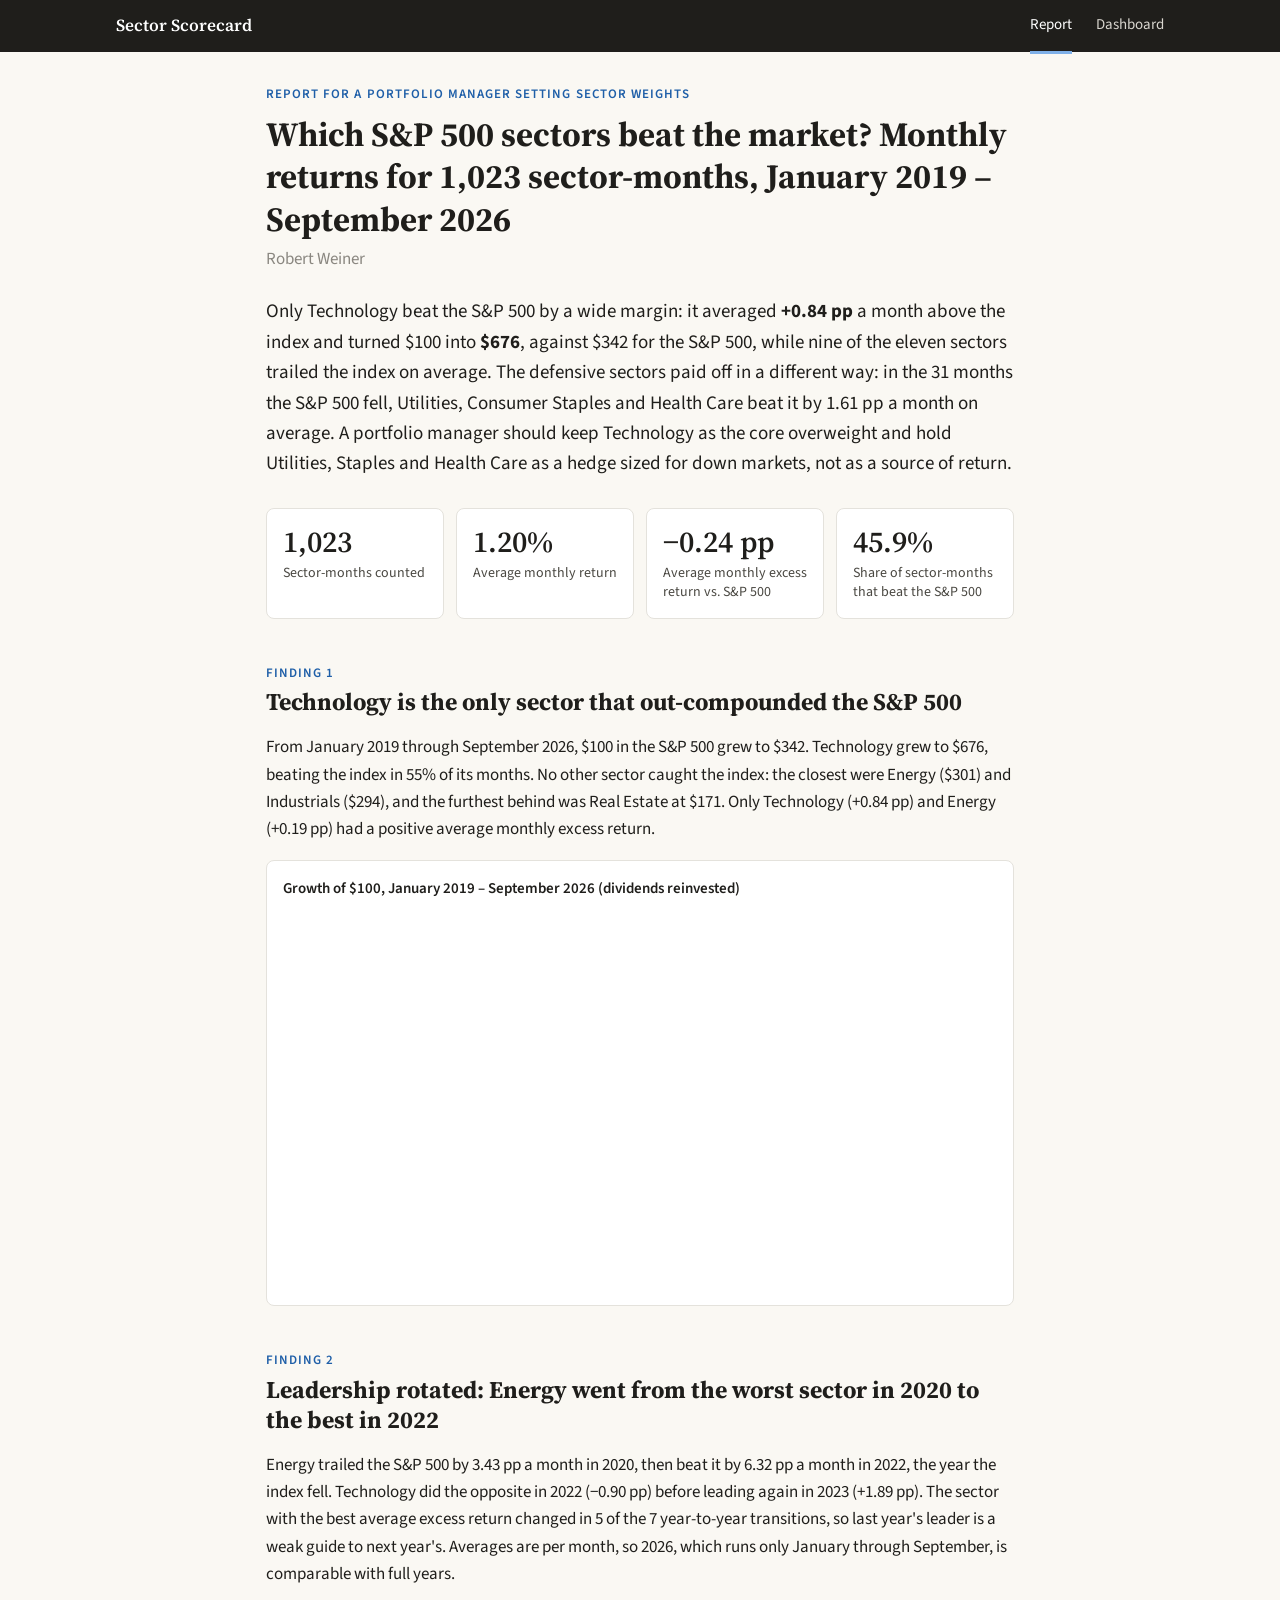
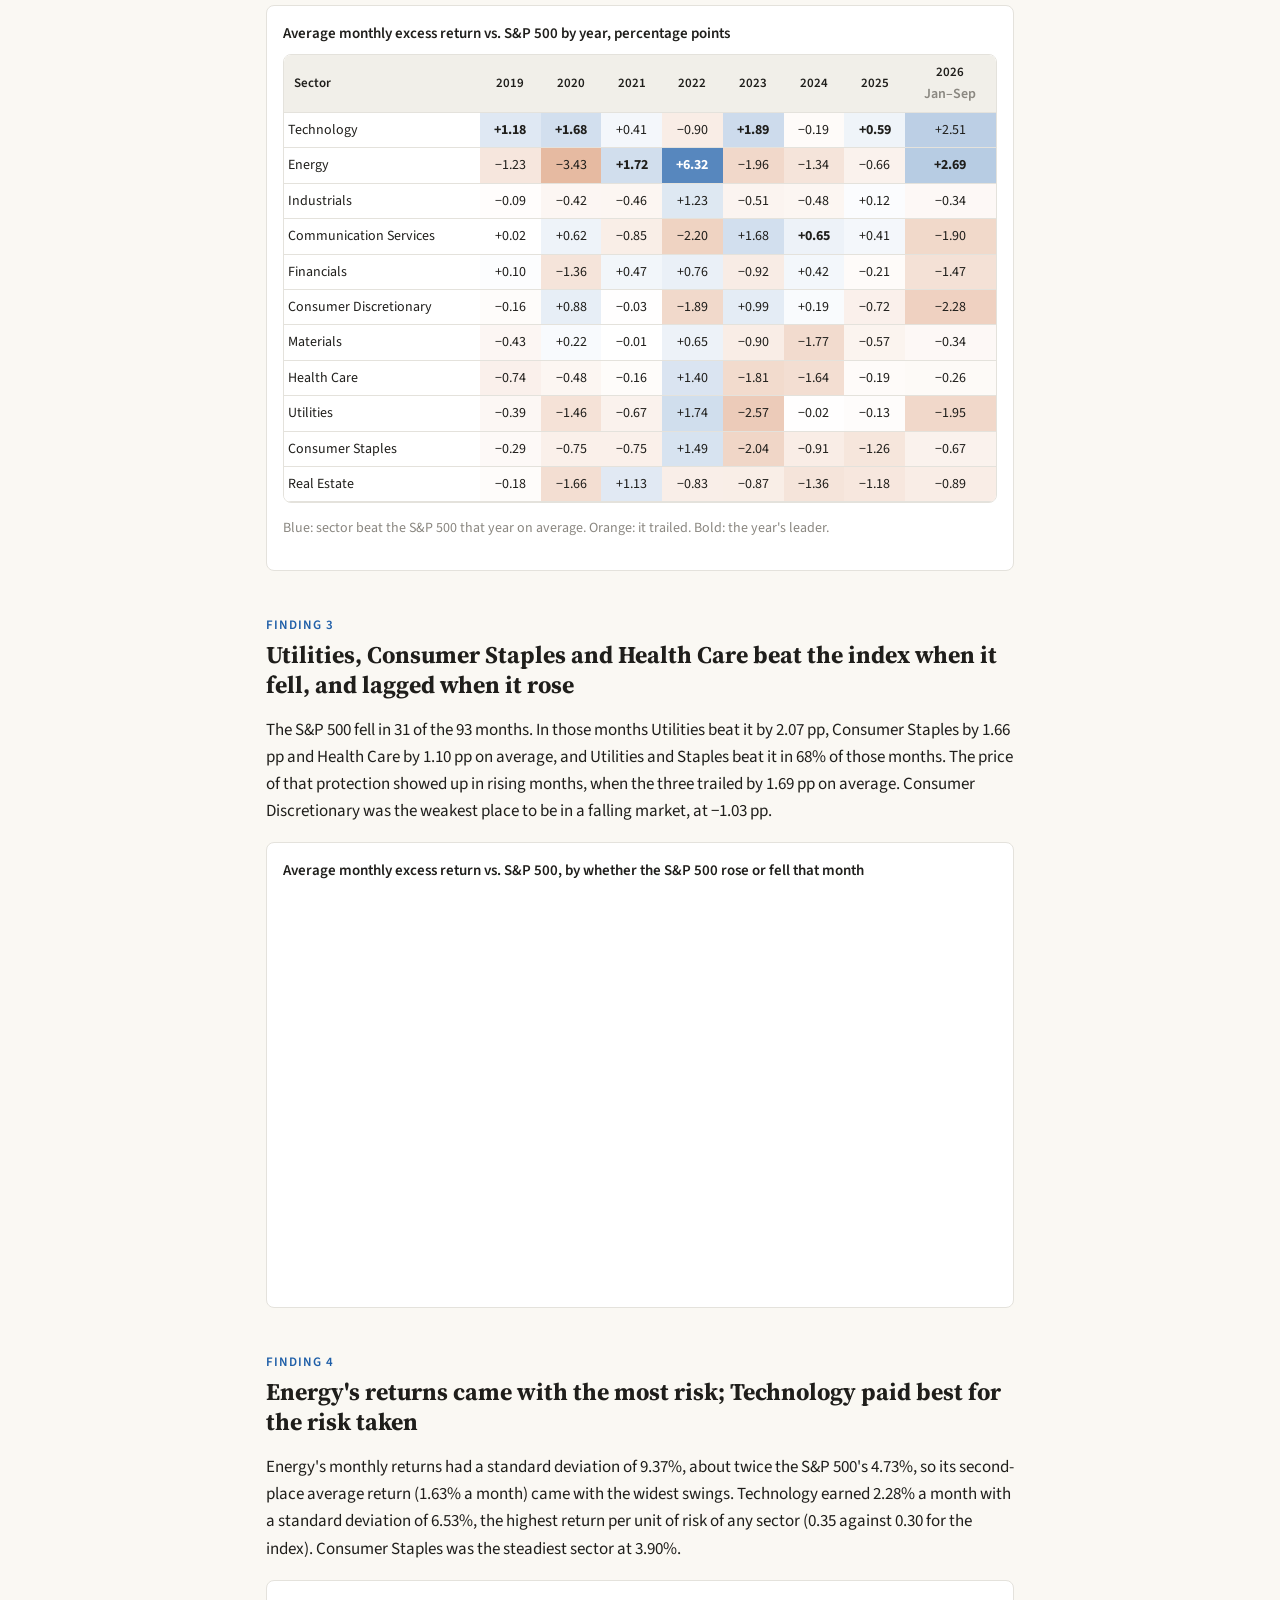
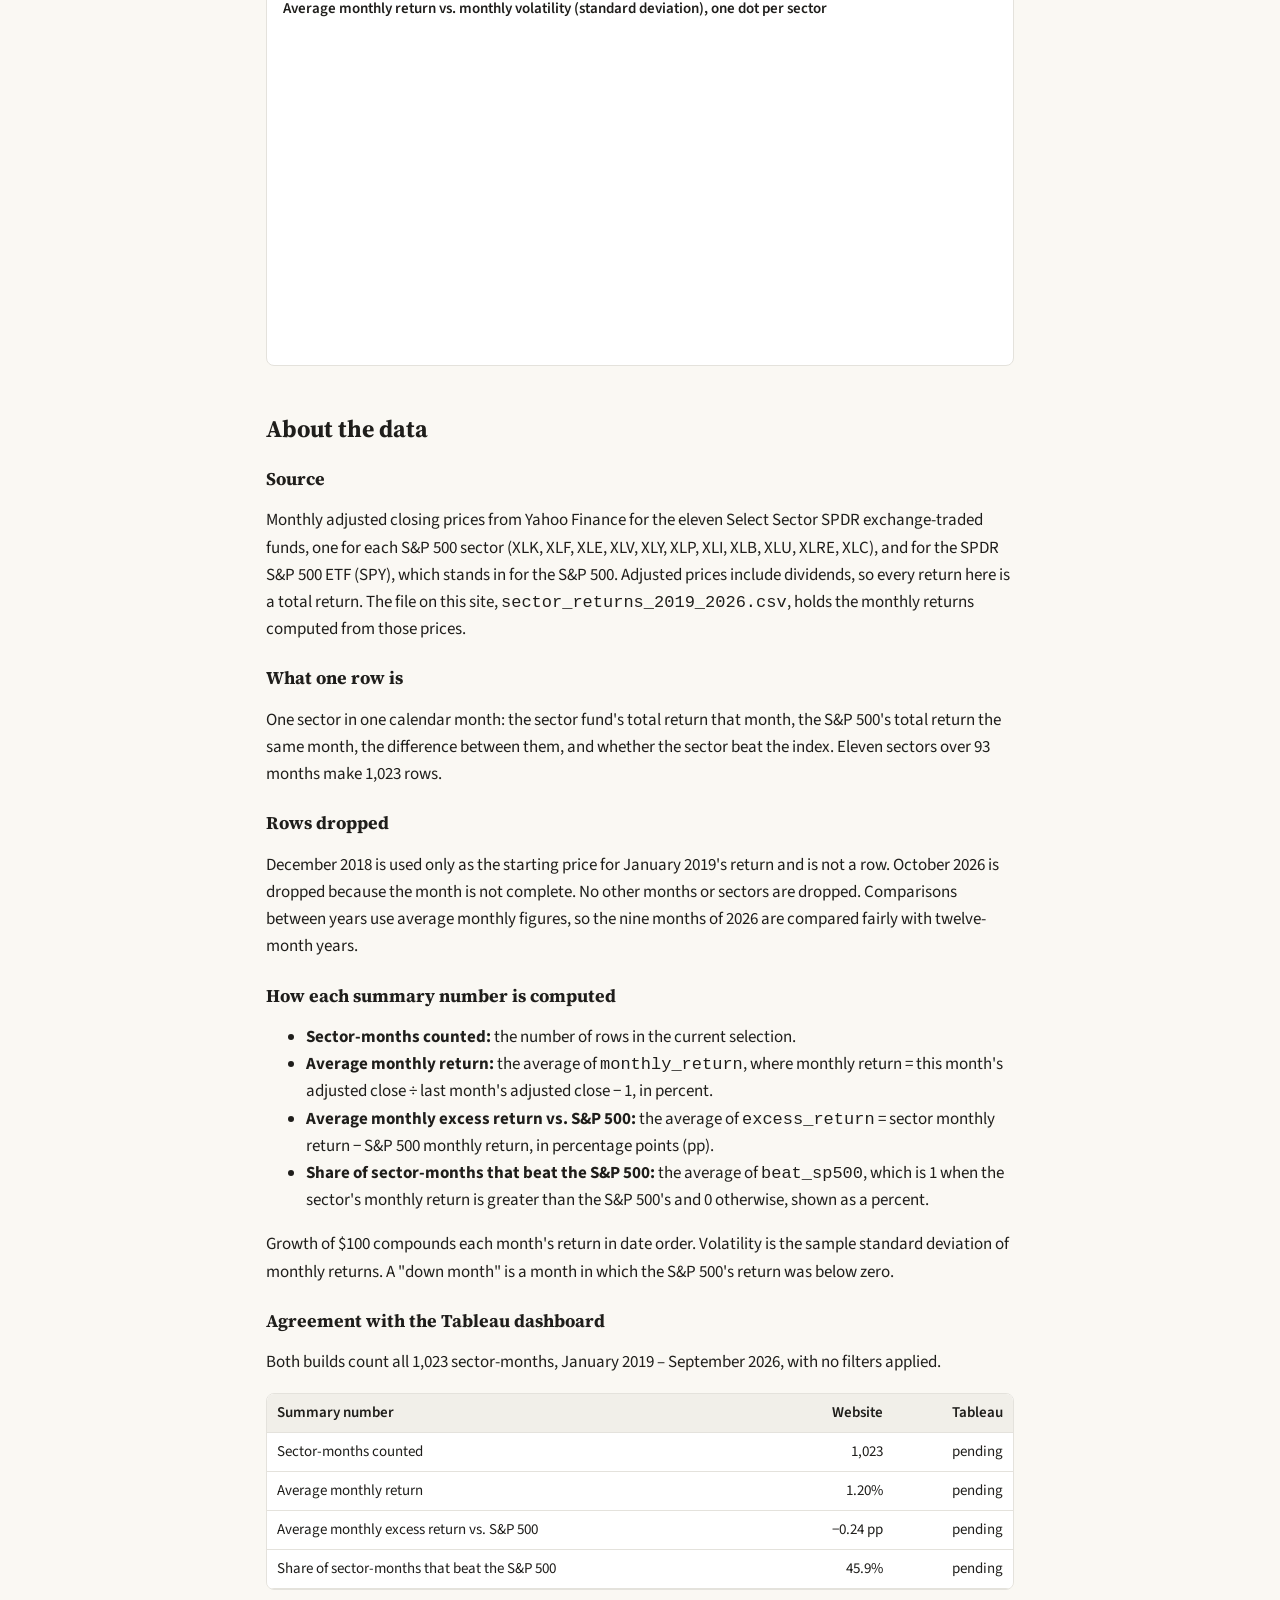
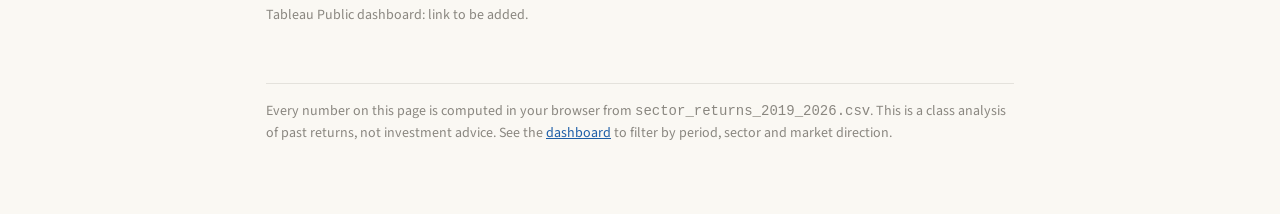
<file: index.html>
<!doctype html>
<html lang="en">
<head>
<meta charset="utf-8">
<meta name="viewport" content="width=device-width, initial-scale=1">
<title>Which Sectors Beat the Market? S&amp;P 500 Sectors 2019–2026</title>
<link rel="preconnect" href="https://fonts.googleapis.com">
<link rel="preconnect" href="https://fonts.gstatic.com" crossorigin>
<link href="https://fonts.googleapis.com/css2?family=Source+Sans+3:wght@400;600&family=Source+Serif+4:wght@600&display=swap" rel="stylesheet">
<link rel="stylesheet" href="style.css">
</head>
<body>
<nav><div class="inner">
  <span class="brand">Sector Scorecard</span>
  <a href="index.html" class="active">Report</a>
  <a href="dashboard.html">Dashboard</a>
</div></nav>

<main class="narrow">
  <p class="kicker">Report for a portfolio manager setting sector weights</p>
  <h1>Which S&amp;P 500 sectors beat the market? Monthly returns for 1,023 sector-months, January 2019 – September 2026</h1>
  <p class="byline">Robert Weiner</p>

  <p class="lede">
    Only Technology beat the S&amp;P 500 by a wide margin: it averaged <b data-v="techEx"></b> a month above the index and turned
    $100 into <b data-v="techGrowth"></b>, against <span data-v="spxGrowth"></span> for the S&amp;P 500, while nine of the eleven sectors
    trailed the index on average. The defensive sectors paid off in a different way: in the <span data-v="nDown"></span> months the
    S&amp;P 500 fell, Utilities, Consumer Staples and Health Care beat it by <span data-v="defDownEx"></span> a month on average.
    A portfolio manager should keep Technology as the core overweight and hold Utilities, Staples and Health Care as a hedge sized for
    down markets, not as a source of return.
  </p>

  <div class="kpis">
    <div class="kpi"><div class="value" data-v="sectorMonths"></div><div class="label">Sector-months counted</div></div>
    <div class="kpi"><div class="value" data-v="avgReturn"></div><div class="label">Average monthly return</div></div>
    <div class="kpi"><div class="value" data-v="avgExcess"></div><div class="label">Average monthly excess return vs. S&amp;P 500</div></div>
    <div class="kpi"><div class="value" data-v="beatShare"></div><div class="label">Share of sector-months that beat the S&amp;P 500</div></div>
  </div>

  <section class="finding">
    <p class="kicker">Finding 1</p>
    <h2>Technology is the only sector that out-compounded the S&amp;P 500</h2>
    <p>
      From January 2019 through September 2026, $100 in the S&amp;P 500 grew to <span data-v="spxGrowth"></span>. Technology grew to
      <span data-v="techGrowth"></span>, beating the index in <span data-v="techBeat"></span> of its months. No other sector caught the
      index: the closest were <span data-v="second"></span> and <span data-v="third"></span>, and the furthest behind was
      <span data-v="last"></span> at <span data-v="lastGrowth"></span>. Only Technology (<span data-v="techEx"></span>) and Energy
      (<span data-v="energyEx"></span>) had a positive average monthly excess return.
    </p>
    <div class="chart-box">
      <div class="chart-title">Growth of $100, January 2019 – September 2026 (dividends reinvested)</div>
      <div class="canvas-wrap" style="height:380px"><canvas id="c1"></canvas></div>
    </div>
  </section>

  <section class="finding">
    <p class="kicker">Finding 2</p>
    <h2>Leadership rotated: Energy went from the worst sector in 2020 to the best in 2022</h2>
    <p>
      Energy trailed the S&amp;P 500 by <span data-v="e2020"></span> a month in 2020, then beat it by <span data-v="e2022"></span>
      a month in 2022, the year the index fell. Technology did the opposite in 2022 (<span data-v="t2022"></span>) before leading again
      in 2023 (<span data-v="t2023"></span>). The sector with the best average excess return changed in <span data-v="leaderChanges"></span>
      of the <span data-v="nYearPairs"></span> year-to-year transitions, so last year's leader is a weak guide to next year's.
      Averages are per month, so 2026, which runs only January through September, is comparable with full years.
    </p>
    <div class="chart-box">
      <div class="chart-title">Average monthly excess return vs. S&amp;P 500 by year, percentage points</div>
      <div class="table-wrap"><table class="heat" id="heat"></table></div>
      <p class="note">Blue: sector beat the S&amp;P 500 that year on average. Orange: it trailed. Bold: the year's leader.</p>
    </div>
  </section>

  <section class="finding">
    <p class="kicker">Finding 3</p>
    <h2>Utilities, Consumer Staples and Health Care beat the index when it fell, and lagged when it rose</h2>
    <p>
      The S&amp;P 500 fell in <span data-v="nDown"></span> of the <span data-v="nMonths"></span> months. In those months Utilities beat
      it by <span data-v="uDown"></span>, Consumer Staples by <span data-v="sDown"></span> and Health Care by <span data-v="hDown"></span>
      on average, and Utilities and Staples beat it in <span data-v="usDownBeat"></span> of those months. The price of that protection
      showed up in rising months, when the three trailed by <span data-v="defUpEx"></span> on average. Consumer Discretionary was the
      weakest place to be in a falling market, at <span data-v="cdDown"></span>.
    </p>
    <div class="chart-box">
      <div class="chart-title">Average monthly excess return vs. S&amp;P 500, by whether the S&amp;P 500 rose or fell that month</div>
      <div class="canvas-wrap" style="height:400px"><canvas id="c3"></canvas></div>
    </div>
  </section>

  <section class="finding">
    <p class="kicker">Finding 4</p>
    <h2>Energy's returns came with the most risk; Technology paid best for the risk taken</h2>
    <p>
      Energy's monthly returns had a standard deviation of <span data-v="eSd"></span>, about twice the S&amp;P 500's
      <span data-v="spxSd"></span>, so its second-place average return (<span data-v="eAvg"></span> a month) came with the widest swings.
      Technology earned <span data-v="tAvg"></span> a month with a standard deviation of <span data-v="tSd"></span>, the highest return per
      unit of risk of any sector (<span data-v="tRatio"></span> against <span data-v="spxRatio"></span> for the index). Consumer Staples was
      the steadiest sector at <span data-v="sSd"></span>.
    </p>
    <div class="chart-box">
      <div class="chart-title">Average monthly return vs. monthly volatility (standard deviation), one dot per sector</div>
      <div class="canvas-wrap"><canvas id="c4"></canvas></div>
    </div>
  </section>

  <section>
    <h2>About the data</h2>
    <h3>Source</h3>
    <p>Monthly adjusted closing prices from Yahoo Finance for the eleven Select Sector SPDR exchange-traded funds, one for each S&amp;P 500
      sector (XLK, XLF, XLE, XLV, XLY, XLP, XLI, XLB, XLU, XLRE, XLC), and for the SPDR S&amp;P 500 ETF (SPY), which stands in for the
      S&amp;P 500. Adjusted prices include dividends, so every return here is a total return. The file on this site,
      <code>sector_returns_2019_2026.csv</code>, holds the monthly returns computed from those prices.</p>
    <h3>What one row is</h3>
    <p>One sector in one calendar month: the sector fund's total return that month, the S&amp;P 500's total return the same month, the
      difference between them, and whether the sector beat the index. Eleven sectors over 93 months make 1,023 rows.</p>
    <h3>Rows dropped</h3>
    <p>December 2018 is used only as the starting price for January 2019's return and is not a row. October 2026 is dropped because the
      month is not complete. No other months or sectors are dropped. Comparisons between years use average monthly figures, so the
      nine months of 2026 are compared fairly with twelve-month years.</p>
    <h3>How each summary number is computed</h3>
    <ul>
      <li><b>Sector-months counted:</b> the number of rows in the current selection.</li>
      <li><b>Average monthly return:</b> the average of <code>monthly_return</code>, where monthly return = this month's adjusted close
        ÷ last month's adjusted close − 1, in percent.</li>
      <li><b>Average monthly excess return vs. S&amp;P 500:</b> the average of <code>excess_return</code> = sector monthly return − S&amp;P 500
        monthly return, in percentage points (pp).</li>
      <li><b>Share of sector-months that beat the S&amp;P 500:</b> the average of <code>beat_sp500</code>, which is 1 when the sector's
        monthly return is greater than the S&amp;P 500's and 0 otherwise, shown as a percent.</li>
    </ul>
    <p>Growth of $100 compounds each month's return in date order. Volatility is the sample standard deviation of monthly returns.
      A "down month" is a month in which the S&amp;P 500's return was below zero.</p>

    <h3>Agreement with the Tableau dashboard</h3>
    <p>Both builds count all 1,023 sector-months, January 2019 – September 2026, with no filters applied.</p>
    <div class="table-wrap">
      <table>
        <thead><tr><th>Summary number</th><th>Website</th><th>Tableau</th></tr></thead>
        <tbody>
          <tr><td>Sector-months counted</td><td data-v="sectorMonthsFull"></td><td>pending</td></tr>
          <tr><td>Average monthly return</td><td data-v="avgReturn"></td><td>pending</td></tr>
          <tr><td>Average monthly excess return vs. S&amp;P 500</td><td data-v="avgExcess"></td><td>pending</td></tr>
          <tr><td>Share of sector-months that beat the S&amp;P 500</td><td data-v="beatShare"></td><td>pending</td></tr>
        </tbody>
      </table>
    </div>
    <p class="note">Tableau Public dashboard: link to be added.</p>
  </section>

  <footer>Every number on this page is computed in your browser from <code>sector_returns_2019_2026.csv</code>. This is a class
    analysis of past returns, not investment advice. See the <a href="dashboard.html">dashboard</a> to filter by period, sector and
    market direction.</footer>
</main>

<script src="chart.umd.js"></script>
<script src="common.js"></script>
<script>
(async () => {
  const rows = await loadData();
  const v = {};
  const s = summary(rows);
  v.sectorMonths = fmtInt(s.sectorMonths); v.sectorMonthsFull = fmtInt(s.sectorMonths);
  v.avgReturn = fmtPct(s.avgReturn); v.avgExcess = fmtPP(s.avgExcess); v.beatShare = fmtPct(s.beatShare, 1);

  const bySector = groupBy(rows, 'sector');
  const sectors = Object.keys(bySector);
  const spxRows = bySector['Technology'].map(r => ({ ym: r.ym, monthly_return: r.sp500_return })); // one S&P row per month
  const fmtDollar = x => '$' + fmtInt(x);
  const spxEnd = growth(spxRows).at(-1).v;
  const ends = sectors.map(sct => ({ sct, end: growth(bySector[sct]).at(-1).v })).sort((a, b) => b.end - a.end);
  const ex = sct => mean(bySector[sct], 'excess_return');
  v.spxGrowth = fmtDollar(spxEnd);
  v.techGrowth = fmtDollar(ends.find(d => d.sct === 'Technology').end);
  v.techEx = fmtPP(ex('Technology')); v.energyEx = fmtPP(ex('Energy'));
  v.techBeat = fmtPct(mean(bySector['Technology'], 'beat_sp500') * 100, 0);
  v.second = `${ends[1].sct} (${fmtDollar(ends[1].end)})`; v.third = `${ends[2].sct} (${fmtDollar(ends[2].end)})`;
  v.last = ends.at(-1).sct; v.lastGrowth = fmtDollar(ends.at(-1).end);

  // Finding 1: growth of $100
  const months = spxRows.map(r => r.ym);
  const ds = ends.map(d => ({
    label: d.sct, data: growth(bySector[d.sct]).map(g => g.v),
    borderColor: SECTOR_COLORS[d.sct], backgroundColor: SECTOR_COLORS[d.sct],
    borderWidth: d.sct === 'Technology' ? 3 : 1.5, pointRadius: 0, tension: .1
  }));
  ds.unshift({ label: 'S&P 500', data: growth(spxRows).map(g => g.v), borderColor: COLORS.spx, backgroundColor: COLORS.spx,
    borderWidth: 3, borderDash: [6, 4], pointRadius: 0, tension: .1 });
  new Chart(document.getElementById('c1'), {
    type: 'line', data: { labels: months.map(fmtYM), datasets: ds },
    options: { interaction: { mode: 'index', intersect: false },
      plugins: { legend: { position: 'right', labels: { font: { size: 12 } } },
        tooltip: { itemSort: (a, b) => b.parsed.y - a.parsed.y, callbacks: { label: c => `${c.dataset.label}: ${fmtDollar(c.parsed.y)}` } } },
      scales: { y: { title: { display: true, text: 'Value of $100 invested Jan 2019' }, ticks: { callback: fmtDollar } },
                x: { ticks: { maxTicksLimit: 9 } } } }
  });

  // Finding 2: heatmap of yearly average excess
  const years = [...new Set(rows.map(r => r.year))].sort();
  const cell = {}; let max = 0;
  years.forEach(y => sectors.forEach(sct => {
    const val = mean(rows.filter(r => r.year === y && r.sector === sct), 'excess_return');
    cell[y + sct] = val; max = Math.max(max, Math.abs(val));
  }));
  const leader = {}; years.forEach(y => leader[y] = sectors.reduce((a, b) => cell[y + a] > cell[y + b] ? a : b));
  const order = [...sectors].sort((a, b) => ex(b) - ex(a));
  let h = '<thead><tr><th>Sector</th>' + years.map(y => `<th>${y === 2026 ? '2026<br><span class="note">Jan–Sep</span>' : y}</th>`).join('') + '</tr></thead><tbody>';
  order.forEach(sct => {
    h += `<tr><td>${sct}</td>` + years.map(y => {
      const x = cell[y + sct];
      return `<td style="background:${heatColor(x, max)};color:${heatText(x, max)};${leader[y] === sct ? 'font-weight:700' : ''}">${(x > 0 ? '+' : x < 0 ? '−' : '') + Math.abs(x).toFixed(2)}</td>`;
    }).join('') + '</tr>';
  });
  document.getElementById('heat').innerHTML = h + '</tbody>';
  v.e2020 = fmtPP(-cell[2020 + 'Energy']).replace('+', ''); v.e2022 = fmtPP(cell[2022 + 'Energy']).replace('+', '');
  v.t2022 = fmtPP(cell[2022 + 'Technology']); v.t2023 = fmtPP(cell[2023 + 'Technology']);
  let changes = 0; for (let i = 1; i < years.length; i++) if (leader[years[i]] !== leader[years[i - 1]]) changes++;
  v.leaderChanges = changes; v.nYearPairs = years.length - 1;

  // Finding 3: down vs up months
  const isDown = r => r.sp500_return < 0;
  v.nDown = new Set(rows.filter(isDown).map(r => r.ym)).size; v.nMonths = months.length;
  const defs = ['Utilities', 'Consumer Staples', 'Health Care'];
  const exIn = (sct, cond) => mean(bySector[sct].filter(cond), 'excess_return');
  const defDown = rows.filter(r => defs.includes(r.sector) && isDown(r));
  const defUp = rows.filter(r => defs.includes(r.sector) && !isDown(r));
  v.defDownEx = fmtPP(mean(defDown, 'excess_return')).replace('+', ''); v.defUpEx = fmtPP(-mean(defUp, 'excess_return')).replace('+', '');
  v.uDown = fmtPP(exIn('Utilities', isDown)).replace('+', ''); v.sDown = fmtPP(exIn('Consumer Staples', isDown)).replace('+', '');
  v.hDown = fmtPP(exIn('Health Care', isDown)).replace('+', '');
  v.usDownBeat = fmtPct(mean(rows.filter(r => ['Utilities', 'Consumer Staples'].includes(r.sector) && isDown(r)), 'beat_sp500') * 100, 0);
  v.cdDown = fmtPP(exIn('Consumer Discretionary', isDown));
  const o3 = [...sectors].sort((a, b) => exIn(b, isDown) - exIn(a, isDown));
  new Chart(document.getElementById('c3'), {
    type: 'bar',
    data: { labels: o3, datasets: [
      { label: `Months the S&P 500 fell (${v.nDown})`, data: o3.map(sct => exIn(sct, isDown)), backgroundColor: COLORS.neg },
      { label: `Months the S&P 500 rose (${v.nMonths - v.nDown})`, data: o3.map(sct => exIn(sct, r => !isDown(r))), backgroundColor: COLORS.pos }] },
    options: { indexAxis: 'y', plugins: { tooltip: { callbacks: { label: c => `${c.dataset.label}: ${fmtPP(c.parsed.x)}` } } },
      scales: { x: { title: { display: true, text: 'Average monthly excess return, percentage points' }, ticks: { callback: x => fmtPP(x, 1) } },
                y: { ticks: { autoSkip: false } } } }
  });

  // Finding 4: risk vs return
  const spxSd = sd(spxRows, 'monthly_return'), spxAvg = mean(spxRows, 'monthly_return');
  const rr = sectors.map(sct => ({ sct, avg: mean(bySector[sct], 'monthly_return'), sd: sd(bySector[sct], 'monthly_return') }));
  const R = sct => rr.find(d => d.sct === sct);
  v.eSd = fmtPct(R('Energy').sd); v.spxSd = fmtPct(spxSd); v.eAvg = fmtPct(R('Energy').avg);
  v.tAvg = fmtPct(R('Technology').avg); v.tSd = fmtPct(R('Technology').sd); v.sSd = fmtPct(R('Consumer Staples').sd);
  v.tRatio = (R('Technology').avg / R('Technology').sd).toFixed(2); v.spxRatio = (spxAvg / spxSd).toFixed(2);
  new Chart(document.getElementById('c4'), {
    type: 'scatter',
    data: { datasets: [
      ...rr.map(d => ({ label: d.sct, data: [{ x: d.sd, y: d.avg }], backgroundColor: SECTOR_COLORS[d.sct], pointRadius: 7 })),
      { label: 'S&P 500', data: [{ x: spxSd, y: spxAvg }], backgroundColor: COLORS.spx, pointStyle: 'rectRot', pointRadius: 9 }] },
    options: { plugins: { legend: { position: 'right', labels: { font: { size: 12 } } },
        tooltip: { callbacks: { label: c => `${c.dataset.label}: ${fmtPct(c.parsed.y)} a month, volatility ${fmtPct(c.parsed.x)}` } } },
      scales: { x: { title: { display: true, text: 'Volatility: standard deviation of monthly returns' }, ticks: { callback: x => x + '%' } },
                y: { title: { display: true, text: 'Average monthly return' }, ticks: { callback: x => x.toFixed(1) + '%' } } } }
  });

  document.querySelectorAll('[data-v]').forEach(el => { el.textContent = v[el.dataset.v]; });
})();
</script>
</body>
</html>
</file>
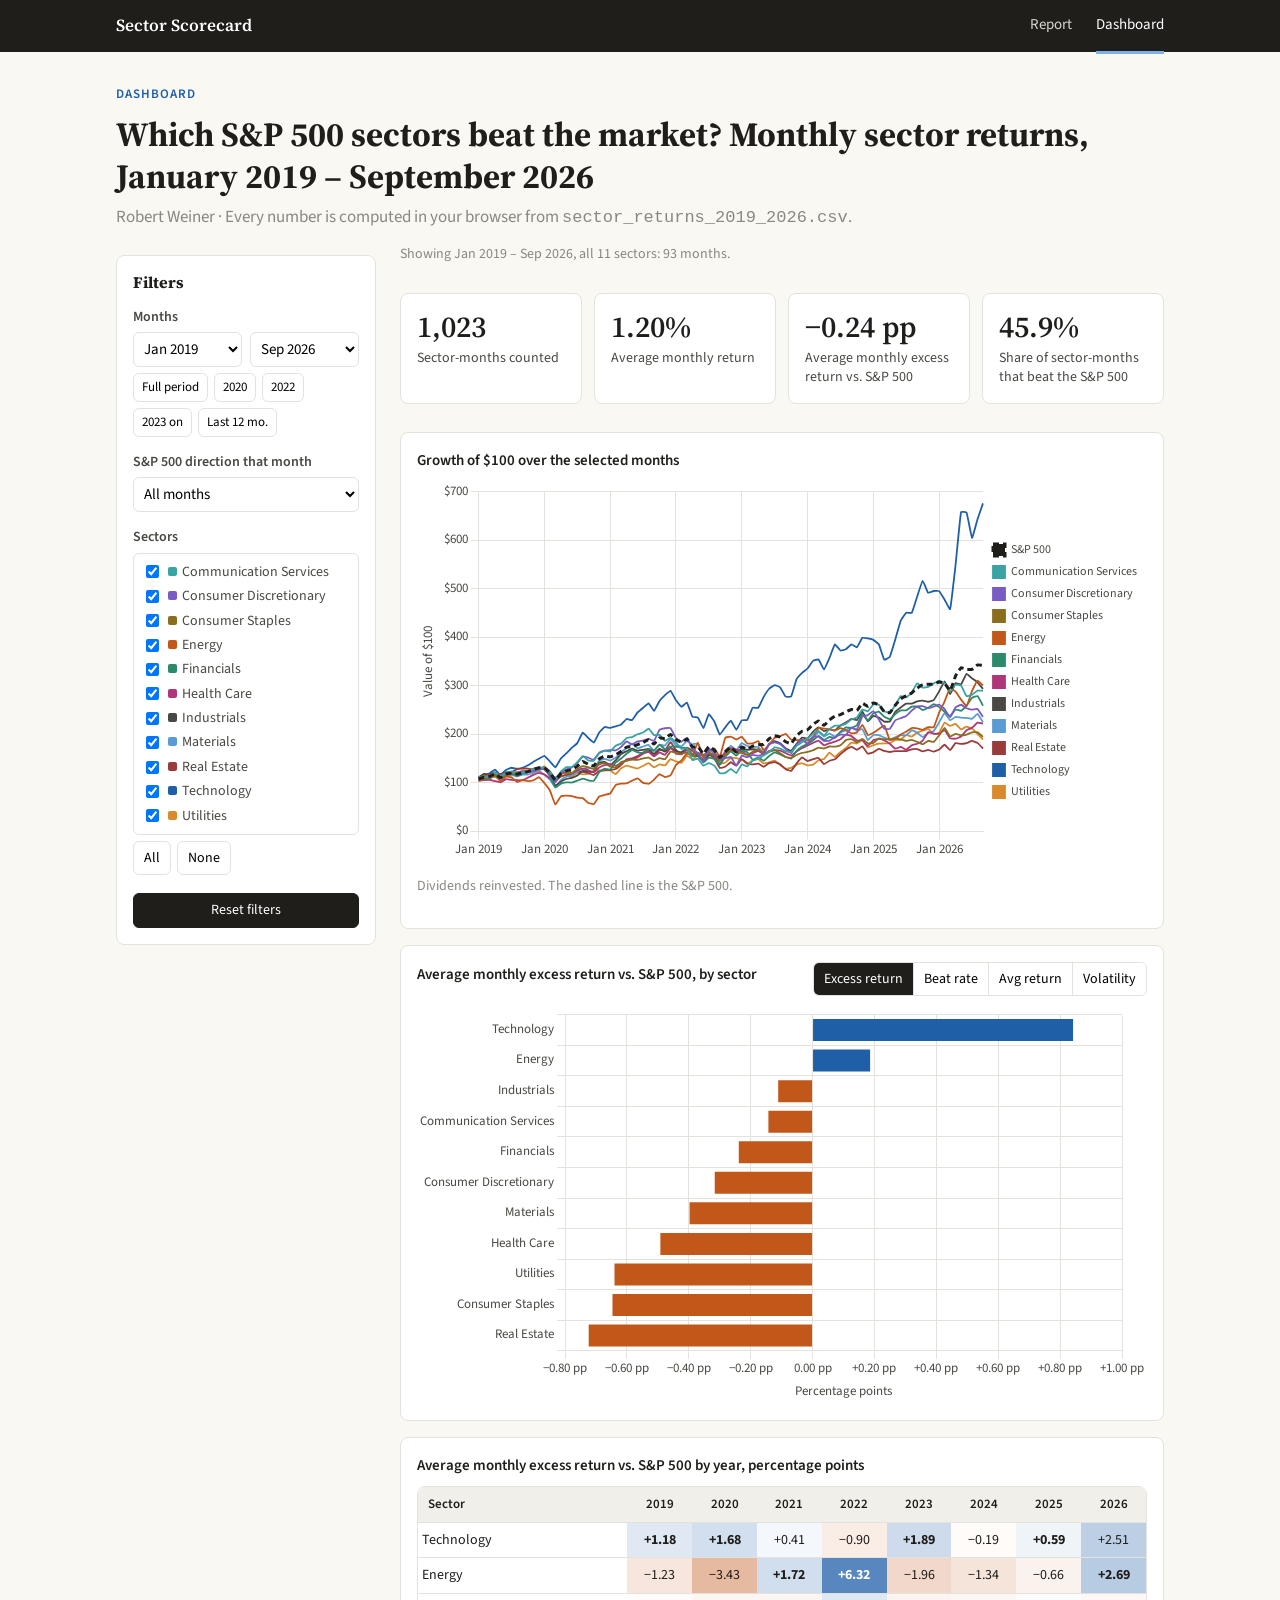
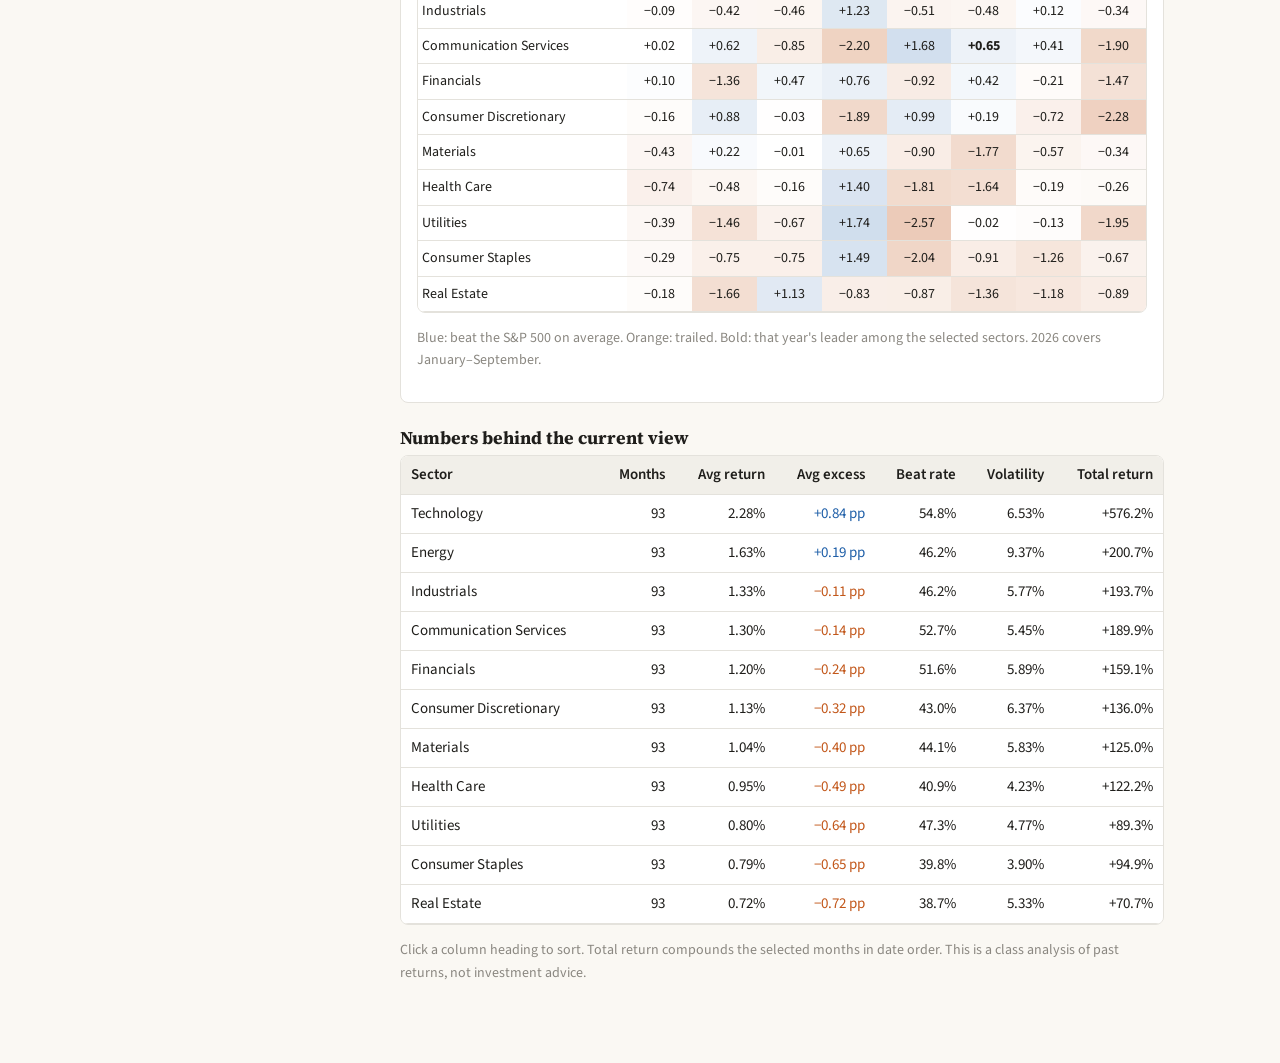
<file: dashboard.html>
<!doctype html>
<html lang="en">
<head>
<meta charset="utf-8">
<meta name="viewport" content="width=device-width, initial-scale=1">
<title>Sector Dashboard — S&amp;P 500 Sectors 2019–2026</title>
<link rel="preconnect" href="https://fonts.googleapis.com">
<link rel="preconnect" href="https://fonts.gstatic.com" crossorigin>
<link href="https://fonts.googleapis.com/css2?family=Source+Sans+3:wght@400;600&family=Source+Serif+4:wght@600&display=swap" rel="stylesheet">
<link rel="stylesheet" href="style.css">
</head>
<body>
<nav><div class="inner">
  <span class="brand">Sector Scorecard</span>
  <a href="index.html">Report</a>
  <a href="dashboard.html" class="active">Dashboard</a>
</div></nav>

<main>
  <p class="kicker">Dashboard</p>
  <h1>Which S&amp;P 500 sectors beat the market? Monthly sector returns, January 2019 – September 2026</h1>
  <p class="byline">Robert Weiner · Every number is computed in your browser from <code>sector_returns_2019_2026.csv</code>.</p>

  <div class="dash">
    <aside class="filters">
      <h3>Filters</h3>
      <label for="from">Months</label>
      <div class="row2">
        <select id="from" aria-label="First month"></select>
        <select id="to" aria-label="Last month"></select>
      </div>
      <div class="quick" id="quick">
        <button data-q="all">Full period</button>
        <button data-q="2020">2020</button>
        <button data-q="2022">2022</button>
        <button data-q="2023-">2023 on</button>
        <button data-q="12">Last 12 mo.</button>
      </div>
      <label for="dir">S&amp;P 500 direction that month</label>
      <select id="dir">
        <option value="all">All months</option>
        <option value="down">Months the S&amp;P 500 fell</option>
        <option value="up">Months the S&amp;P 500 rose</option>
      </select>
      <label>Sectors</label>
      <div class="team-list" id="sectors"></div>
      <div class="mini-btns"><button id="allS">All</button><button id="noS">None</button></div>
      <button class="primary" id="reset">Reset filters</button>
    </aside>

    <section>
      <p class="filter-summary" id="filterSummary"></p>
      <div class="kpis">
        <div class="kpi"><div class="value" id="k1"></div><div class="label">Sector-months counted</div></div>
        <div class="kpi"><div class="value" id="k2"></div><div class="label">Average monthly return</div></div>
        <div class="kpi"><div class="value" id="k3"></div><div class="label">Average monthly excess return vs. S&amp;P 500</div></div>
        <div class="kpi"><div class="value" id="k4"></div><div class="label">Share of sector-months that beat the S&amp;P 500</div></div>
      </div>

      <div class="chart-box">
        <div class="chart-title">Growth of $100 over the selected months</div>
        <div class="canvas-wrap" style="height:380px"><canvas id="cGrowth"></canvas></div>
        <p class="note" id="growthNote"></p>
      </div>

      <div class="chart-box">
        <div class="chart-head">
          <div class="chart-title" id="barTitle">By sector</div>
          <div class="seg" id="measure">
            <button data-m="ex" class="on">Excess return</button>
            <button data-m="beat">Beat rate</button>
            <button data-m="avg">Avg return</button>
            <button data-m="sd">Volatility</button>
          </div>
        </div>
        <div class="canvas-wrap" style="height:400px"><canvas id="cBar"></canvas></div>
      </div>

      <div class="chart-box">
        <div class="chart-title">Average monthly excess return vs. S&amp;P 500 by year, percentage points</div>
        <div class="table-wrap"><table class="heat" id="heat"></table></div>
        <p class="note">Blue: beat the S&amp;P 500 on average. Orange: trailed. Bold: that year's leader among the selected sectors. 2026 covers January–September.</p>
      </div>

      <h3>Numbers behind the current view</h3>
      <div class="table-wrap">
        <table id="tbl">
          <thead><tr>
            <th class="sortable" data-k="sector">Sector</th>
            <th class="sortable" data-k="n">Months</th>
            <th class="sortable" data-k="avg">Avg return</th>
            <th class="sortable" data-k="ex">Avg excess</th>
            <th class="sortable" data-k="beat">Beat rate</th>
            <th class="sortable" data-k="sd">Volatility</th>
            <th class="sortable" data-k="tot">Total return</th>
          </tr></thead>
          <tbody></tbody>
        </table>
      </div>
      <p class="note">Click a column heading to sort. Total return compounds the selected months in date order. This is a class analysis of past returns, not investment advice.</p>
    </section>
  </div>
</main>

<script src="chart.umd.js"></script>
<script src="common.js"></script>
<script>
(async () => {
  const rows = await loadData();
  const $ = id => document.getElementById(id);
  const months = [...new Set(rows.map(r => r.ym))].sort();
  const allSectors = [...new Set(rows.map(r => r.sector))].sort();
  const spxByMonth = {}; rows.forEach(r => spxByMonth[r.ym] = r.sp500_return);

  months.forEach(m => { $('from').add(new Option(fmtYM(m), m)); $('to').add(new Option(fmtYM(m), m)); });
  $('sectors').innerHTML = allSectors.map((t, i) =>
    `<div><input type="checkbox" id="s${i}" value="${t}" checked><label for="s${i}" style="margin:0;font-weight:400">` +
    `<span style="display:inline-block;width:9px;height:9px;border-radius:2px;background:${SECTOR_COLORS[t]};margin-right:5px"></span>${t}</label></div>`).join('');
  const boxes = [...$('sectors').querySelectorAll('input')];

  const DEF = () => ({ from: months[0], to: months.at(-1), dir: 'all', sectors: new Set(allSectors), measure: 'ex' });
  const state = Object.assign(DEF(), { sortK: 'ex', sortDir: -1 });
  const q = new URLSearchParams(location.search);
  if (months.includes(q.get('from'))) state.from = q.get('from');
  if (months.includes(q.get('to'))) state.to = q.get('to');
  if (['up', 'down'].includes(q.get('dir'))) state.dir = q.get('dir');
  if (q.get('sectors')) state.sectors = new Set(q.get('sectors').split('|').filter(s => allSectors.includes(s)));
  if (['ex', 'beat', 'avg', 'sd'].includes(q.get('measure'))) state.measure = q.get('measure');

  function sync() {
    $('from').value = state.from; $('to').value = state.to; $('dir').value = state.dir;
    boxes.forEach(b => b.checked = state.sectors.has(b.value));
    document.querySelectorAll('#measure button').forEach(b => b.classList.toggle('on', b.dataset.m === state.measure));
  }
  function writeUrl() {
    const d = DEF(), p = new URLSearchParams();
    if (state.from !== d.from) p.set('from', state.from);
    if (state.to !== d.to) p.set('to', state.to);
    if (state.dir !== 'all') p.set('dir', state.dir);
    if (state.sectors.size !== allSectors.length) p.set('sectors', [...state.sectors].join('|'));
    if (state.measure !== 'ex') p.set('measure', state.measure);
    history.replaceState(null, '', p.toString() ? '?' + p : location.pathname);
  }
  const monthOk = m => m >= state.from && m <= state.to &&
    (state.dir === 'all' || (state.dir === 'down' ? spxByMonth[m] < 0 : spxByMonth[m] >= 0));
  const filtered = () => rows.filter(r => monthOk(r.ym) && state.sectors.has(r.sector));

  const cGrowth = new Chart($('cGrowth'), { type: 'line', data: { labels: [], datasets: [] },
    options: { animation: false, interaction: { mode: 'index', intersect: false },
      plugins: { legend: { position: 'right', labels: { font: { size: 12 } } },
        tooltip: { itemSort: (a, b) => b.parsed.y - a.parsed.y, callbacks: { label: c => `${c.dataset.label}: $${fmtInt(c.parsed.y)}` } } },
      scales: { y: { title: { display: true, text: 'Value of $100' }, ticks: { callback: x => '$' + fmtInt(x) } }, x: { ticks: { maxTicksLimit: 8 } } } } });
  const cBar = new Chart($('cBar'), { type: 'bar', data: { labels: [], datasets: [{ data: [], backgroundColor: [] }] },
    options: { indexAxis: 'y', plugins: { legend: { display: false } }, scales: { y: { ticks: { autoSkip: false } } } } });

  const MEAS = {
    ex: { title: 'Average monthly excess return vs. S&P 500, by sector', fmt: x => fmtPP(x), axis: 'Percentage points', ref: true },
    beat: { title: 'Share of months the sector beat the S&P 500', fmt: x => fmtPct(x, 1), axis: 'Percent of months' },
    avg: { title: 'Average monthly return, by sector', fmt: x => fmtPct(x), axis: 'Percent per month', ref: true },
    sd: { title: 'Volatility (standard deviation of monthly returns), by sector', fmt: x => fmtPct(x), axis: 'Percent' }
  };

  function render() {
    const f = filtered();
    const s = summary(f);
    $('k1').textContent = fmtInt(s.sectorMonths); $('k2').textContent = fmtPct(s.avgReturn);
    $('k3').textContent = fmtPP(s.avgExcess); $('k4').textContent = fmtPct(s.beatShare, 1);
    const selMonths = months.filter(monthOk);
    $('filterSummary').textContent = `Showing ${fmtYM(state.from)} – ${fmtYM(state.to)}` +
      (state.dir === 'all' ? '' : state.dir === 'down' ? ', only months the S&P 500 fell' : ', only months the S&P 500 rose') +
      `, ${state.sectors.size === allSectors.length ? 'all 11 sectors' : state.sectors.size + ' of 11 sectors'}: ${selMonths.length} months.`;

    // Growth chart
    const by = groupBy(f, 'sector');
    const spx = selMonths.map(m => ({ ym: m, monthly_return: spxByMonth[m] }));
    const ds = Object.keys(by).sort().map(sct => ({ label: sct, data: growth(by[sct]).map(g => g.v),
      borderColor: SECTOR_COLORS[sct], backgroundColor: SECTOR_COLORS[sct], borderWidth: 1.8, pointRadius: 0, tension: .1 }));
    if (spx.length) ds.unshift({ label: 'S&P 500', data: growth(spx).map(g => g.v), borderColor: COLORS.spx, backgroundColor: COLORS.spx,
      borderWidth: 3, borderDash: [6, 4], pointRadius: 0, tension: .1 });
    cGrowth.data.labels = selMonths.map(fmtYM); cGrowth.data.datasets = ds; cGrowth.update();
    $('growthNote').textContent = state.dir === 'all' ? 'Dividends reinvested. The dashed line is the S&P 500.' :
      'Only the filtered months are compounded, back to back, so this shows the cumulative effect of those months alone.';

    // Bar + table
    const stats = Object.keys(by).map(sct => ({ sector: sct, n: by[sct].length, avg: mean(by[sct], 'monthly_return'),
      ex: mean(by[sct], 'excess_return'), beat: mean(by[sct], 'beat_sp500') * 100, sd: sd(by[sct], 'monthly_return'), tot: totalReturn(by[sct]) }));
    const m = MEAS[state.measure], k = state.measure;
    const bars = stats.filter(d => isFinite(d[k])).sort((a, b) => b[k] - a[k]);
    $('barTitle').textContent = m.title;
    cBar.data.labels = bars.map(d => d.sector);
    cBar.data.datasets[0].data = bars.map(d => d[k]);
    cBar.data.datasets[0].backgroundColor = bars.map(d => m.ref ? (d[k] >= 0 ? COLORS.pos : COLORS.neg) : SECTOR_COLORS[d.sector]);
    cBar.options.scales.x = { title: { display: true, text: m.axis }, ticks: { callback: x => m.fmt(x) } };
    if (k === 'beat') { cBar.options.scales.x.min = 0; cBar.options.scales.x.max = 100; }
    cBar.options.plugins.tooltip = { callbacks: { label: c => m.fmt(c.parsed.x) } };
    cBar.update();

    stats.sort((a, b) => {
      const x = a[state.sortK], y = b[state.sortK];
      return typeof x === 'string' ? state.sortDir * x.localeCompare(y) : state.sortDir * ((isFinite(x) ? x : -1e9) - (isFinite(y) ? y : -1e9));
    });
    document.querySelector('#tbl tbody').innerHTML = stats.map(d =>
      `<tr><td>${d.sector}</td><td>${d.n}</td><td>${fmtPct(d.avg)}</td><td class="${d.ex >= 0 ? 'pos' : 'neg'}">${fmtPP(d.ex)}</td>` +
      `<td>${fmtPct(d.beat, 1)}</td><td>${fmtPct(d.sd)}</td><td>${fmtSignedPct(d.tot)}</td></tr>`).join('');

    // Heatmap
    const years = [...new Set(f.map(r => r.year))].sort();
    const secs = Object.keys(by).sort((a, b) => mean(by[b], 'excess_return') - mean(by[a], 'excess_return'));
    const cell = {}; let max = 0.01;
    years.forEach(y => secs.forEach(sct => { const x = mean(by[sct].filter(r => r.year === y), 'excess_return'); cell[y + sct] = x; if (isFinite(x)) max = Math.max(max, Math.abs(x)); }));
    const leader = {}; years.forEach(y => leader[y] = secs.filter(s => isFinite(cell[y + s])).reduce((a, b) => (a === undefined || cell[y + b] > cell[y + a]) ? b : a, undefined));
    let h = '<thead><tr><th>Sector</th>' + years.map(y => `<th>${y}</th>`).join('') + '</tr></thead><tbody>';
    secs.forEach(sct => {
      h += `<tr><td>${sct}</td>` + years.map(y => { const x = cell[y + sct];
        return `<td style="background:${heatColor(x, max)};color:${heatText(x, max)};${leader[y] === sct && secs.length > 1 ? 'font-weight:700' : ''}">${isFinite(x) ? (x > 0 ? '+' : x < 0 ? '−' : '') + Math.abs(x).toFixed(2) : ''}</td>`; }).join('') + '</tr>';
    });
    $('heat').innerHTML = secs.length ? h + '</tbody>' : '<tbody><tr><td>No sectors selected.</td></tr></tbody>';

    writeUrl();
  }

  $('from').onchange = e => { state.from = e.target.value; if (state.from > state.to) state.to = state.from; sync(); render(); };
  $('to').onchange = e => { state.to = e.target.value; if (state.to < state.from) state.from = state.to; sync(); render(); };
  $('dir').onchange = e => { state.dir = e.target.value; render(); };
  boxes.forEach(b => b.onchange = () => { b.checked ? state.sectors.add(b.value) : state.sectors.delete(b.value); render(); });
  $('allS').onclick = () => { state.sectors = new Set(allSectors); sync(); render(); };
  $('noS').onclick = () => { state.sectors = new Set(); sync(); render(); };
  $('reset').onclick = () => { Object.assign(state, DEF()); sync(); render(); };
  document.querySelectorAll('#quick button').forEach(b => b.onclick = () => {
    const qv = b.dataset.q;
    if (qv === 'all') { state.from = months[0]; state.to = months.at(-1); }
    else if (qv === '12') { state.from = months.at(-12); state.to = months.at(-1); }
    else if (qv.endsWith('-')) { state.from = qv.slice(0, 4) + '-01'; state.to = months.at(-1); }
    else { state.from = qv + '-01'; state.to = qv + '-12'; }
    sync(); render();
  });
  document.querySelectorAll('#measure button').forEach(b => b.onclick = () => { state.measure = b.dataset.m; sync(); render(); });
  document.querySelectorAll('#tbl th.sortable').forEach(th => th.onclick = () => {
    const k = th.dataset.k; state.sortDir = state.sortK === k ? -state.sortDir : (k === 'sector' ? 1 : -1); state.sortK = k; render();
  });

  sync(); render();
})();
</script>
</body>
</html>
</file>
<file: style.css>
:root {
  --ink: #1f1e1b;
  --ink-2: #4a4842;
  --muted: #8a8780;
  --paper: #faf8f3;
  --card: #ffffff;
  --rule: #e4e2dc;
  --win: #1f5fa8;
  --lose: #c2571a;
  --accent: #1f5fa8;
}
* { box-sizing: border-box; }
body {
  margin: 0; background: var(--paper); color: var(--ink);
  font: 17px/1.6 'Source Sans 3', system-ui, sans-serif;
}
nav {
  background: var(--ink); color: #fff; position: sticky; top: 0; z-index: 10;
}
nav .inner { max-width: 1080px; margin: 0 auto; padding: 0 16px; display: flex; gap: 24px; align-items: center; height: 52px; }
nav .brand { font-family: 'Source Serif 4', Georgia, serif; font-weight: 600; margin-right: auto; }
nav a { color: #d9d6cf; text-decoration: none; font-size: 15px; padding: 14px 0; border-bottom: 3px solid transparent; }
nav a.active, nav a:hover { color: #fff; border-bottom-color: #7fb0e8; }

main { max-width: 1080px; margin: 0 auto; padding: 32px 16px 64px; }
main.narrow { max-width: 780px; }
h1, h2, h3 { font-family: 'Source Serif 4', Georgia, serif; line-height: 1.25; }
h1 { font-size: 34px; margin: 8px 0 6px; }
h2 { font-size: 24px; margin: 48px 0 8px; }
h3 { font-size: 18px; margin: 24px 0 6px; }
.byline { color: var(--muted); margin: 0 0 24px; }
.lede { font-size: 19px; }
.kicker { text-transform: uppercase; letter-spacing: .08em; font-size: 13px; color: var(--accent); font-weight: 600; margin: 0; }
a { color: var(--accent); }

.kpis { display: grid; grid-template-columns: repeat(4, 1fr); gap: 12px; margin: 28px 0; }
.kpi { background: var(--card); border: 1px solid var(--rule); border-radius: 8px; padding: 16px; }
.kpi .value { font-family: 'Source Serif 4', Georgia, serif; font-size: 30px; font-weight: 600; line-height: 1.1; }
.kpi .label { font-size: 14px; color: var(--ink-2); margin-top: 6px; line-height: 1.35; }

.finding { margin-top: 44px; }
.finding h2 { margin-top: 4px; }
.chart-box { background: var(--card); border: 1px solid var(--rule); border-radius: 8px; padding: 16px; margin: 16px 0 6px; }
.chart-box .chart-title { font-weight: 600; font-size: 15px; margin-bottom: 8px; }
.chart-box .canvas-wrap { position: relative; height: 320px; }
.chart-box .canvas-wrap.tall { height: 620px; }
.note { font-size: 14px; color: var(--muted); }

table { border-collapse: collapse; width: 100%; font-size: 15px; background: var(--card); }
th, td { padding: 7px 10px; border-bottom: 1px solid var(--rule); text-align: right; }
th:first-child, td:first-child { text-align: left; }
th { font-weight: 600; background: #f1efe9; cursor: default; }
th.sortable { cursor: pointer; }
.table-wrap { overflow-x: auto; border: 1px solid var(--rule); border-radius: 8px; }

/* Dashboard */
.dash { display: grid; grid-template-columns: 260px 1fr; gap: 24px; align-items: start; }
  .dash > * { min-width: 0; }
.filters { background: var(--card); border: 1px solid var(--rule); border-radius: 8px; padding: 16px; position: sticky; top: 68px; }
.filters h3 { margin: 0 0 4px; font-size: 16px; }
.filters label { display: block; font-size: 14px; color: var(--ink-2); margin: 14px 0 4px; font-weight: 600; }
.filters select { width: 100%; font: inherit; font-size: 15px; padding: 5px 6px; border: 1px solid var(--rule); border-radius: 6px; background: #fff; }
.row2 { display: flex; gap: 8px; }
.row2 select { min-width: 0; }
.team-list { max-height: 300px; overflow-y: auto; border: 1px solid var(--rule); border-radius: 6px; padding: 6px 8px; font-size: 14px; }
.team-list div { display: flex; gap: 6px; align-items: center; padding: 1px 0; }
.mini-btns { display: flex; gap: 6px; margin-top: 6px; }
button { font: inherit; font-size: 14px; border: 1px solid var(--rule); background: #fff; border-radius: 6px; padding: 5px 10px; cursor: pointer; }
button:hover { border-color: var(--accent); }
button.primary { background: var(--ink); color: #fff; border-color: var(--ink); width: 100%; margin-top: 18px; }
.seg { display: inline-flex; border: 1px solid var(--rule); border-radius: 6px; overflow: hidden; }
.seg button { border: 0; border-radius: 0; border-right: 1px solid var(--rule); }
.seg button:last-child { border-right: 0; }
.seg button.on { background: var(--ink); color: #fff; }
.chart-head { display: flex; justify-content: space-between; align-items: center; gap: 12px; flex-wrap: wrap; margin-bottom: 8px; }
.grid2 { display: grid; grid-template-columns: 1fr 1fr; gap: 16px; }
.filter-summary { font-size: 14px; color: var(--muted); margin: -12px 0 0; }

footer { border-top: 1px solid var(--rule); margin-top: 56px; padding-top: 16px; font-size: 14px; color: var(--muted); }

@media (max-width: 860px) {
  .kpis { grid-template-columns: repeat(2, 1fr); }
  .dash { grid-template-columns: minmax(0, 1fr); }
  .filters { position: static; }
  .grid2 { grid-template-columns: 1fr; }
  h1 { font-size: 27px; }
}

/* Heatmap */
.heat td { text-align: center; font-variant-numeric: tabular-nums; font-size: 14px; padding: 6px 4px; }
.heat th { text-align: center; font-size: 13px; }
.heat td:first-child, .heat th:first-child { text-align: left; white-space: nowrap; }
.quick { display: flex; flex-wrap: wrap; gap: 6px; margin-top: 6px; }
.quick button { font-size: 13px; padding: 3px 8px; }
td.pos { color: var(--win); } td.neg { color: var(--lose); }
</file>
